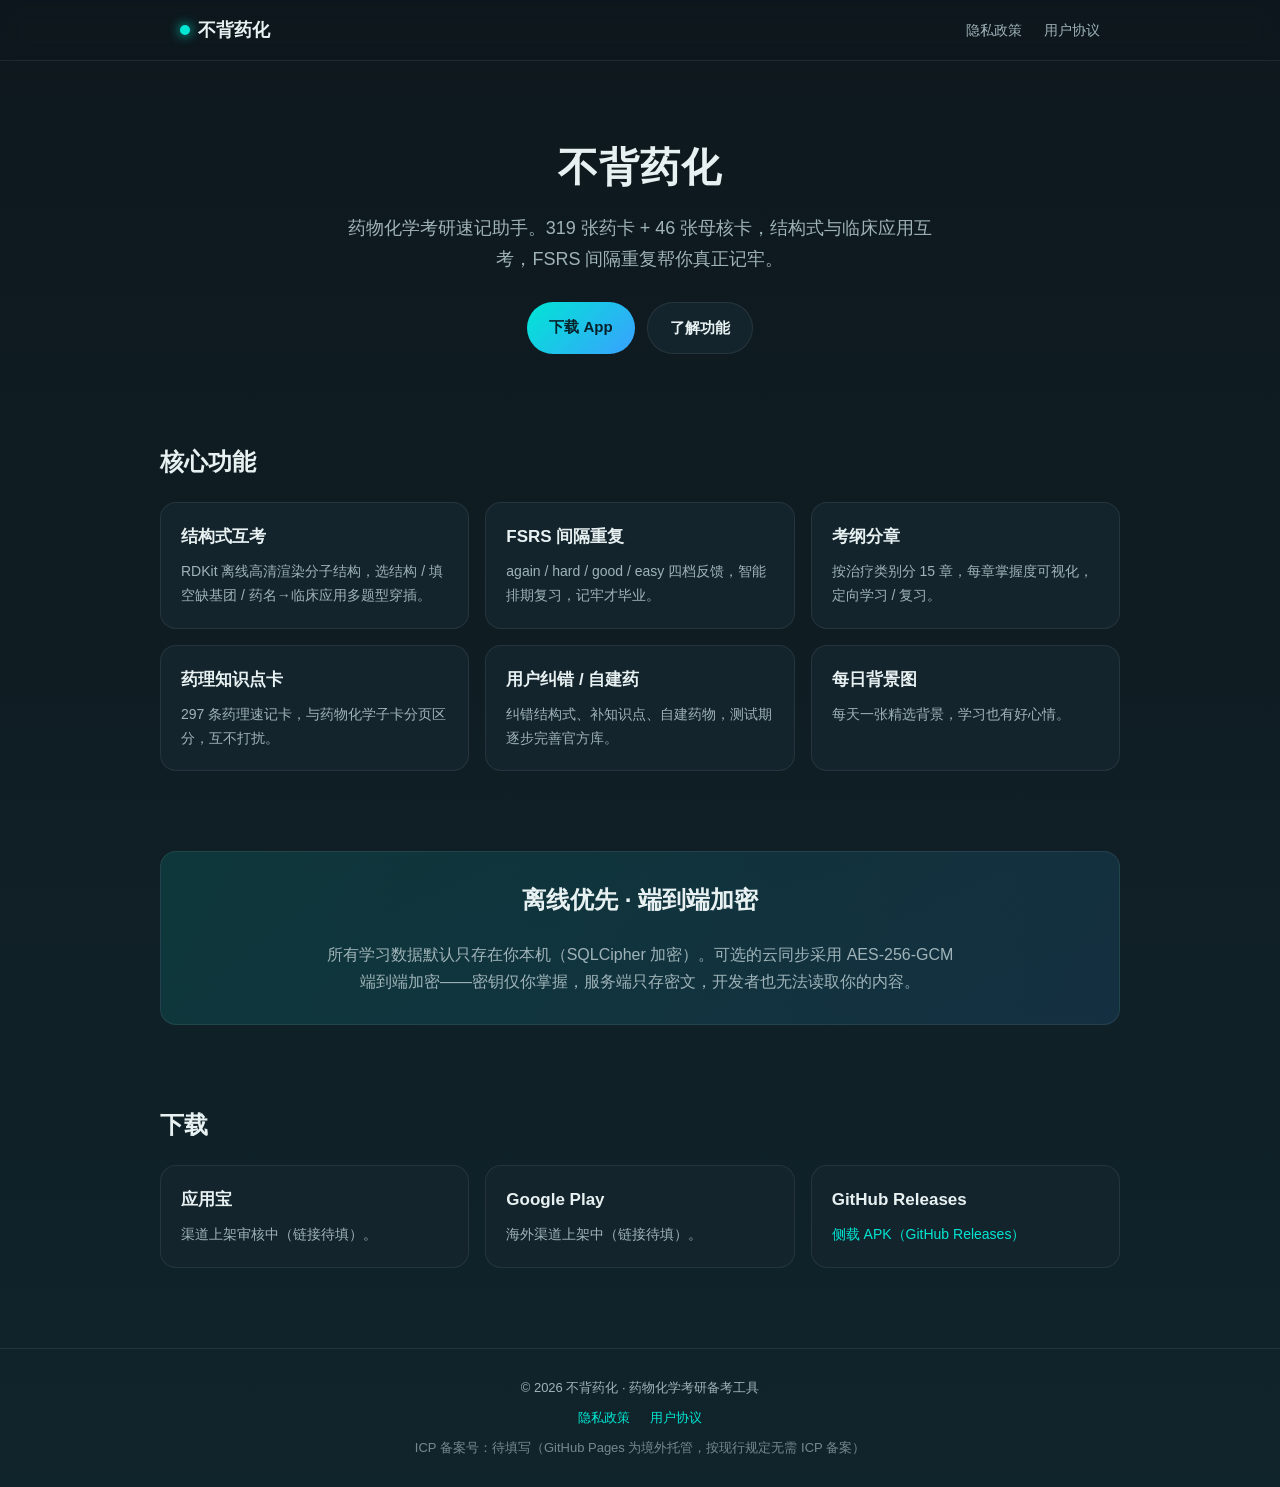
<file: index.html>
<!doctype html>
<html lang="zh-CN">
<head>
<meta charset="utf-8">
<meta name="viewport" content="width=device-width,initial-scale=1">
<title>不背药化 · 药物化学考研速记</title>
<meta name="description" content="不背药化——面向 349 药综的药物化学考研备考 App：结构式互考、FSRS 间隔重复、考纲分章、端到端加密云同步。">
<link rel="stylesheet" href="style.css">
</head>
<body>
<header class="nav">
  <div class="wrap">
    <div class="brand"><span class="dot"></span>不背药化</div>
    <nav>
      <a class="navlink" href="privacy.html">隐私政策</a>
      <a class="navlink" href="terms.html">用户协议</a>
    </nav>
  </div>
</header>

<main>
  <section class="hero wrap">
    <h1>不背药化</h1>
    <p class="tag">药物化学考研速记助手。319 张药卡 + 46 张母核卡，结构式与临床应用互考，FSRS 间隔重复帮你真正记牢。</p>
    <div class="badges">
      <a class="btn primary" href="#download">下载 App</a>
      <a class="btn" href="#features">了解功能</a>
    </div>
  </section>

  <section class="section wrap" id="features">
    <h2>核心功能</h2>
    <div class="grid">
      <div class="card"><h3>结构式互考</h3><p>RDKit 离线高清渲染分子结构，选结构 / 填空缺基团 / 药名→临床应用多题型穿插。</p></div>
      <div class="card"><h3>FSRS 间隔重复</h3><p>again / hard / good / easy 四档反馈，智能排期复习，记牢才毕业。</p></div>
      <div class="card"><h3>考纲分章</h3><p>按治疗类别分 15 章，每章掌握度可视化，定向学习 / 复习。</p></div>
      <div class="card"><h3>药理知识点卡</h3><p>297 条药理速记卡，与药物化学子卡分页区分，互不打扰。</p></div>
      <div class="card"><h3>用户纠错 / 自建药</h3><p>纠错结构式、补知识点、自建药物，测试期逐步完善官方库。</p></div>
      <div class="card"><h3>每日背景图</h3><p>每天一张精选背景，学习也有好心情。</p></div>
    </div>
  </section>

  <section class="section wrap">
    <div class="highlight">
      <h2>离线优先 · 端到端加密</h2>
      <p style="color:var(--muted);max-width:640px;margin:0 auto">所有学习数据默认只存在你本机（SQLCipher 加密）。可选的云同步采用 AES-256-GCM 端到端加密——密钥仅你掌握，服务端只存密文，开发者也无法读取你的内容。</p>
    </div>
  </section>

  <section class="section wrap" id="download">
    <h2>下载</h2>
    <div class="grid">
      <div class="card"><h3>应用宝</h3><p>渠道上架审核中（链接待填）。</p></div>
      <div class="card"><h3>Google Play</h3><p>海外渠道上架中（链接待填）。</p></div>
      <div class="card"><h3>GitHub Releases</h3><p><a href="https://github.com/yuanzehui123-coder/btyh-site/releases">侧载 APK（GitHub Releases）</a></p></div>
    </div>
  </section>
</main>

<footer>
  <div class="wrap">
    <div>© 2026 不背药化 · 药物化学考研备考工具</div>
    <div style="margin-top:8px">
      <a href="privacy.html">隐私政策</a>
      <a href="terms.html">用户协议</a>
    </div>
    <div style="margin-top:8px;opacity:.7">ICP 备案号：待填写（GitHub Pages 为境外托管，按现行规定无需 ICP 备案）</div>
  </div>
</footer>
</body>
</html>
</file>
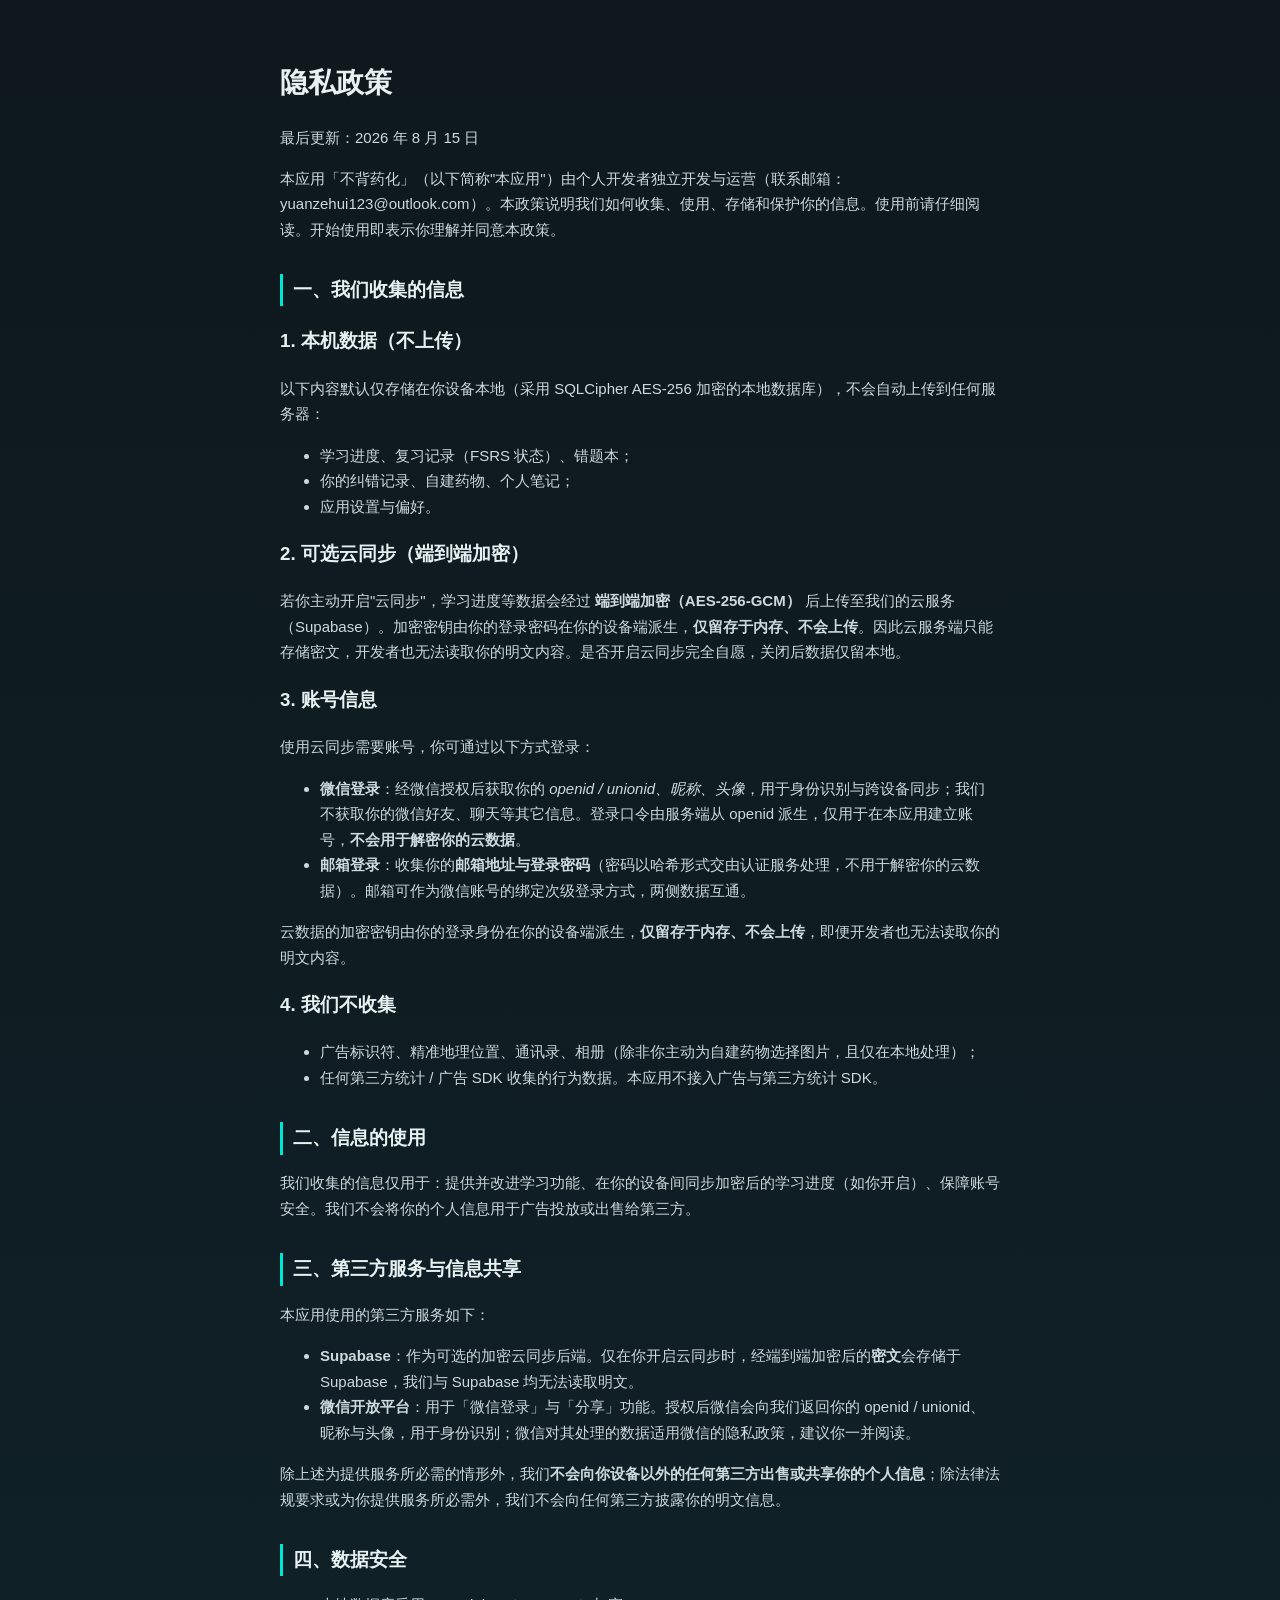
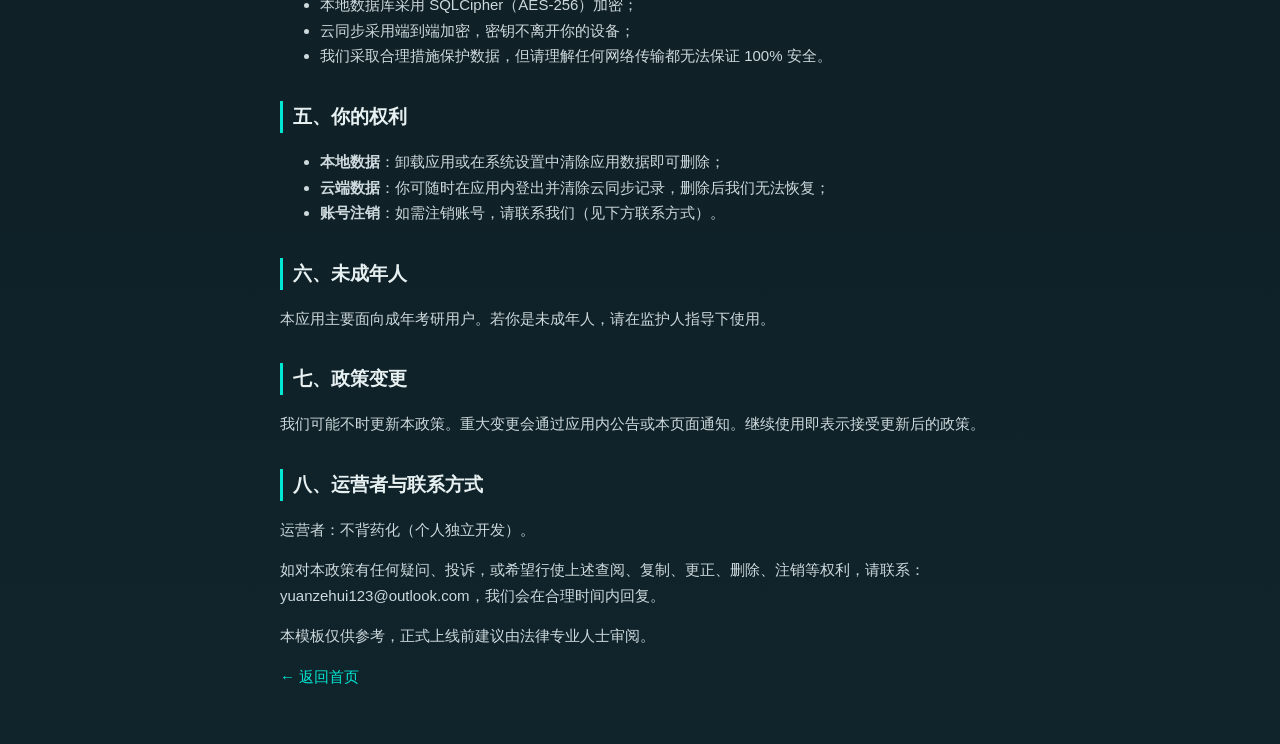
<file: privacy.html>
<!doctype html>
<html lang="zh-CN">
<head>
<meta charset="utf-8">
<meta name="viewport" content="width=device-width,initial-scale=1">
<title>隐私政策 · 不背药化</title>
<link rel="stylesheet" href="style.css">
</head>
<body>
<main class="legal">
  <h1>隐私政策</h1>
  <p class="updated">最后更新：2026 年 8 月 15 日</p>

  <p>本应用「不背药化」（以下简称"本应用"）由个人开发者独立开发与运营（联系邮箱：yuanzehui123@outlook.com）。本政策说明我们如何收集、使用、存储和保护你的信息。使用前请仔细阅读。开始使用即表示你理解并同意本政策。</p>

  <h2>一、我们收集的信息</h2>
  <h3>1. 本机数据（不上传）</h3>
  <p>以下内容默认仅存储在你设备本地（采用 SQLCipher AES-256 加密的本地数据库），不会自动上传到任何服务器：</p>
  <ul>
    <li>学习进度、复习记录（FSRS 状态）、错题本；</li>
    <li>你的纠错记录、自建药物、个人笔记；</li>
    <li>应用设置与偏好。</li>
  </ul>
  <h3>2. 可选云同步（端到端加密）</h3>
  <p>若你主动开启"云同步"，学习进度等数据会经过 <strong>端到端加密（AES-256-GCM）</strong> 后上传至我们的云服务（Supabase）。加密密钥由你的登录密码在你的设备端派生，<strong>仅留存于内存、不会上传</strong>。因此云服务端只能存储密文，开发者也无法读取你的明文内容。是否开启云同步完全自愿，关闭后数据仅留本地。</p>
  <h3>3. 账号信息</h3>
  <p>使用云同步需要账号，你可通过以下方式登录：</p>
  <ul>
    <li><strong>微信登录</strong>：经微信授权后获取你的 <em>openid / unionid、昵称、头像</em>，用于身份识别与跨设备同步；我们不获取你的微信好友、聊天等其它信息。登录口令由服务端从 openid 派生，仅用于在本应用建立账号，<strong>不会用于解密你的云数据</strong>。</li>
    <li><strong>邮箱登录</strong>：收集你的<strong>邮箱地址与登录密码</strong>（密码以哈希形式交由认证服务处理，不用于解密你的云数据）。邮箱可作为微信账号的绑定次级登录方式，两侧数据互通。</li>
  </ul>
  <p>云数据的加密密钥由你的登录身份在你的设备端派生，<strong>仅留存于内存、不会上传</strong>，即便开发者也无法读取你的明文内容。</p>
  <h3>4. 我们<strong>不</strong>收集</h3>
  <ul>
    <li>广告标识符、精准地理位置、通讯录、相册（除非你主动为自建药物选择图片，且仅在本地处理）；</li>
    <li>任何第三方统计 / 广告 SDK 收集的行为数据。本应用不接入广告与第三方统计 SDK。</li>
  </ul>

  <h2>二、信息的使用</h2>
  <p>我们收集的信息仅用于：提供并改进学习功能、在你的设备间同步加密后的学习进度（如你开启）、保障账号安全。我们不会将你的个人信息用于广告投放或出售给第三方。</p>

  <h2>三、第三方服务与信息共享</h2>
  <p>本应用使用的第三方服务如下：</p>
  <ul>
    <li><strong>Supabase</strong>：作为可选的加密云同步后端。仅在你开启云同步时，经端到端加密后的<strong>密文</strong>会存储于 Supabase，我们与 Supabase 均无法读取明文。</li>
    <li><strong>微信开放平台</strong>：用于「微信登录」与「分享」功能。授权后微信会向我们返回你的 openid / unionid、昵称与头像，用于身份识别；微信对其处理的数据适用微信的隐私政策，建议你一并阅读。</li>
  </ul>
  <p>除上述为提供服务所必需的情形外，我们<strong>不会向你设备以外的任何第三方出售或共享你的个人信息</strong>；除法律法规要求或为你提供服务所必需外，我们不会向任何第三方披露你的明文信息。</p>

  <h2>四、数据安全</h2>
  <ul>
    <li>本地数据库采用 SQLCipher（AES-256）加密；</li>
    <li>云同步采用端到端加密，密钥不离开你的设备；</li>
    <li>我们采取合理措施保护数据，但请理解任何网络传输都无法保证 100% 安全。</li>
  </ul>

  <h2>五、你的权利</h2>
  <ul>
    <li><strong>本地数据</strong>：卸载应用或在系统设置中清除应用数据即可删除；</li>
    <li><strong>云端数据</strong>：你可随时在应用内登出并清除云同步记录，删除后我们无法恢复；</li>
    <li><strong>账号注销</strong>：如需注销账号，请联系我们（见下方联系方式）。</li>
  </ul>

  <h2>六、未成年人</h2>
  <p>本应用主要面向成年考研用户。若你是未成年人，请在监护人指导下使用。</p>

  <h2>七、政策变更</h2>
  <p>我们可能不时更新本政策。重大变更会通过应用内公告或本页面通知。继续使用即表示接受更新后的政策。</p>

  <h2>八、运营者与联系方式</h2>
  <p>运营者：不背药化（个人独立开发）。</p>
  <p>如对本政策有任何疑问、投诉，或希望行使上述查阅、复制、更正、删除、注销等权利，请联系：yuanzehui123@outlook.com，我们会在合理时间内回复。</p>

  <p class="updated">本模板仅供参考，正式上线前建议由法律专业人士审阅。</p>
  <p><a href="index.html">← 返回首页</a></p>
</main>
</body>
</html>
</file>
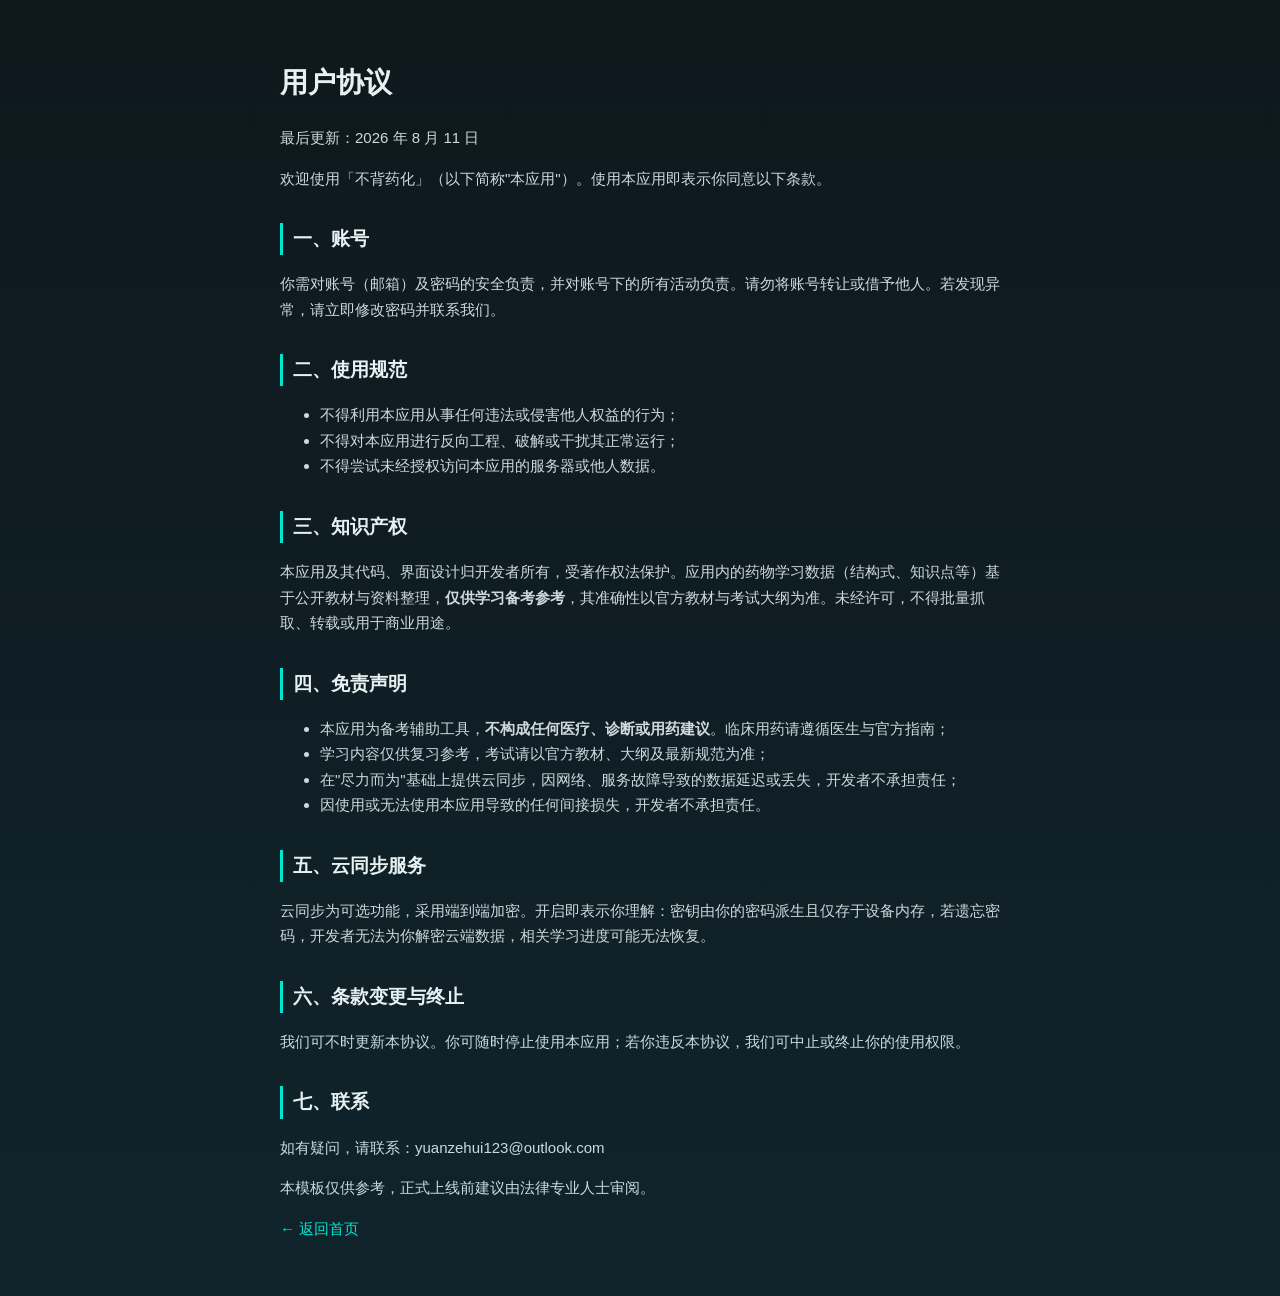
<file: terms.html>
<!doctype html>
<html lang="zh-CN">
<head>
<meta charset="utf-8">
<meta name="viewport" content="width=device-width,initial-scale=1">
<title>用户协议 · 不背药化</title>
<link rel="stylesheet" href="style.css">
</head>
<body>
<main class="legal">
  <h1>用户协议</h1>
  <p class="updated">最后更新：2026 年 8 月 11 日</p>

  <p>欢迎使用「不背药化」（以下简称"本应用"）。使用本应用即表示你同意以下条款。</p>

  <h2>一、账号</h2>
  <p>你需对账号（邮箱）及密码的安全负责，并对账号下的所有活动负责。请勿将账号转让或借予他人。若发现异常，请立即修改密码并联系我们。</p>

  <h2>二、使用规范</h2>
  <ul>
    <li>不得利用本应用从事任何违法或侵害他人权益的行为；</li>
    <li>不得对本应用进行反向工程、破解或干扰其正常运行；</li>
    <li>不得尝试未经授权访问本应用的服务器或他人数据。</li>
  </ul>

  <h2>三、知识产权</h2>
  <p>本应用及其代码、界面设计归开发者所有，受著作权法保护。应用内的药物学习数据（结构式、知识点等）基于公开教材与资料整理，<strong>仅供学习备考参考</strong>，其准确性以官方教材与考试大纲为准。未经许可，不得批量抓取、转载或用于商业用途。</p>

  <h2>四、免责声明</h2>
  <ul>
    <li>本应用为备考辅助工具，<strong>不构成任何医疗、诊断或用药建议</strong>。临床用药请遵循医生与官方指南；</li>
    <li>学习内容仅供复习参考，考试请以官方教材、大纲及最新规范为准；</li>
    <li>在"尽力而为"基础上提供云同步，因网络、服务故障导致的数据延迟或丢失，开发者不承担责任；</li>
    <li>因使用或无法使用本应用导致的任何间接损失，开发者不承担责任。</li>
  </ul>

  <h2>五、云同步服务</h2>
  <p>云同步为可选功能，采用端到端加密。开启即表示你理解：密钥由你的密码派生且仅存于设备内存，若遗忘密码，开发者无法为你解密云端数据，相关学习进度可能无法恢复。</p>

  <h2>六、条款变更与终止</h2>
  <p>我们可不时更新本协议。你可随时停止使用本应用；若你违反本协议，我们可中止或终止你的使用权限。</p>

  <h2>七、联系</h2>
  <p>如有疑问，请联系：yuanzehui123@outlook.com</p>

  <p class="updated">本模板仅供参考，正式上线前建议由法律专业人士审阅。</p>
  <p><a href="index.html">← 返回首页</a></p>
</main>
</body>
</html>
</file>
<file: style.css>
:root{
  --bg:#0e181d;
  --bg2:#10242b;
  --card:#14242c;
  --text:#e8f1f2;
  --muted:#9fb3b8;
  --accent:#00e6d4;
  --accent2:#3aa0ff;
  --border:rgba(255,255,255,.08);
  --radius:16px;
  --maxw:960px;
}
*{box-sizing:border-box}
html,body{margin:0;padding:0}
body{
  font-family:-apple-system,BlinkMacSystemFont,"Segoe UI","PingFang SC","Hiragino Sans GB","Microsoft YaHei",sans-serif;
  background:linear-gradient(180deg,var(--bg),var(--bg2));
  color:var(--text);
  line-height:1.7;
  -webkit-font-smoothing:antialiased;
}
a{color:var(--accent);text-decoration:none}
a:hover{text-decoration:underline}
.wrap{max-width:var(--maxw);margin:0 auto;padding:0 20px}
header.nav{position:sticky;top:0;z-index:10;backdrop-filter:blur(10px);background:rgba(14,24,29,.7);border-bottom:1px solid var(--border)}
.nav .wrap{display:flex;align-items:center;justify-content:space-between;height:60px}
.brand{font-weight:700;font-size:18px;display:flex;align-items:center;gap:8px}
.brand .dot{width:10px;height:10px;border-radius:50%;background:var(--accent);box-shadow:0 0 12px var(--accent)}
.nav a.navlink{color:var(--muted);margin-left:18px;font-size:14px}
.hero{padding:72px 0 48px;text-align:center}
.hero h1{font-size:40px;margin:0 0 12px;letter-spacing:1px}
.hero .tag{font-size:18px;color:var(--muted);margin:0 auto 28px;max-width:620px}
.badges{display:flex;gap:12px;justify-content:center;flex-wrap:wrap}
.btn{display:inline-block;padding:12px 22px;border-radius:999px;font-weight:600;font-size:15px;border:1px solid var(--border);background:var(--card);color:var(--text)}
.btn.primary{background:linear-gradient(135deg,var(--accent),var(--accent2));color:#06222a;border:none}
.section{padding:40px 0}
.section h2{font-size:24px;margin:0 0 20px}
.grid{display:grid;grid-template-columns:repeat(auto-fit,minmax(240px,1fr));gap:16px}
.card{background:var(--card);border:1px solid var(--border);border-radius:var(--radius);padding:20px}
.card h3{margin:0 0 8px;font-size:17px}
.card p{margin:0;color:var(--muted);font-size:14px}
.highlight{background:linear-gradient(135deg,rgba(0,230,212,.12),rgba(58,160,255,.12));border:1px solid var(--border);border-radius:var(--radius);padding:28px;text-align:center}
.highlight h2{margin-top:0}
footer{border-top:1px solid var(--border);padding:28px 0;color:var(--muted);font-size:13px;text-align:center;margin-top:40px}
footer a{margin:0 8px}
.legal{max-width:760px;margin:0 auto;padding:40px 20px}
.legal h1{font-size:28px}
.legal h2{font-size:19px;margin-top:32px;border-left:3px solid var(--accent);padding-left:10px}
.legal p,.legal li{color:#cdd9dc;font-size:15px}
.updated{color:var(--muted);font-size:13px}
@media(max-width:600px){.hero h1{font-size:30px}.hero .tag{font-size:16px}.section h2{font-size:21px}}
</file>
